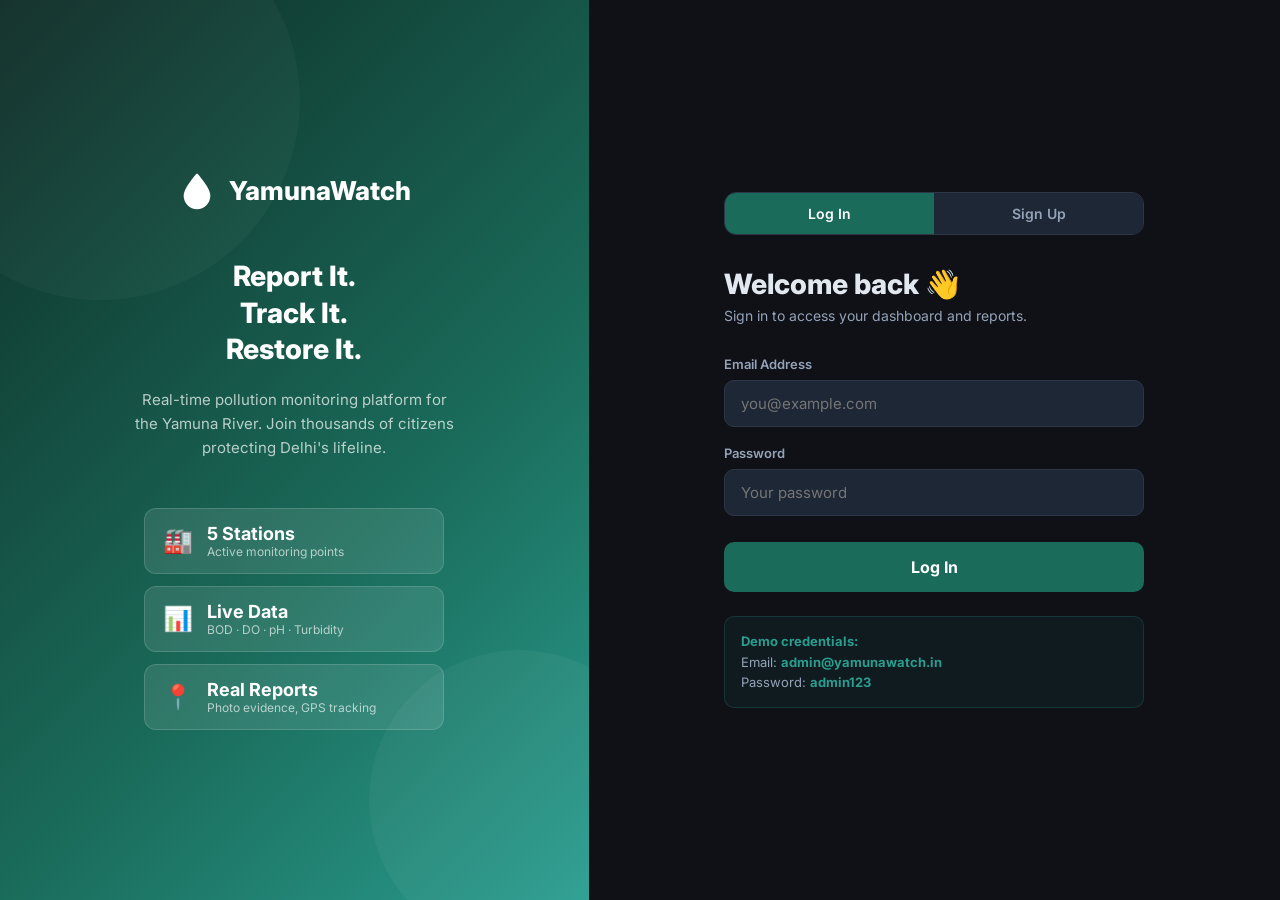
<file: templates/login.html>
<!DOCTYPE html>
<html lang="en">
<head>
<meta charset="UTF-8">
<meta name="viewport" content="width=device-width, initial-scale=1.0">
<title>YamunaWatch — Login</title>
<link href="https://fonts.googleapis.com/css2?family=Inter:wght@400;500;600;700;800&display=swap" rel="stylesheet">
<style>
  *, *::before, *::after { box-sizing: border-box; margin: 0; padding: 0; }
  :root {
    --primary: #1a6b5a; --primary-light: #2a9d8f;
    --bg: #0f1117; --card: #1e2736; --border: #2d3748;
    --text: #e2e8f0; --text2: #94a3b8;
    --critical: #e63946; --good: #2a9d8f;
  }
  body { font-family: 'Inter', sans-serif; background: var(--bg); color: var(--text); min-height: 100vh; display: flex; }

  /* Left panel */
  .auth-left {
    width: 46%;
    background: linear-gradient(135deg, #0e2d26 0%, #1a6b5a 60%, #2a9d8f 100%);
    display: flex; flex-direction: column; justify-content: center; align-items: center;
    padding: 60px 50px; position: relative; overflow: hidden;
  }
  .auth-left::before {
    content: ''; position: absolute; width: 400px; height: 400px;
    border-radius: 50%; background: rgba(255,255,255,0.03);
    top: -100px; left: -100px;
  }
  .auth-left::after {
    content: ''; position: absolute; width: 300px; height: 300px;
    border-radius: 50%; background: rgba(255,255,255,0.04);
    bottom: -50px; right: -80px;
  }
  .left-logo { display: flex; align-items: center; gap: 12px; margin-bottom: 48px; z-index: 1; }
  .left-logo svg { width: 40px; height: 40px; }
  .left-logo-text { font-size: 26px; font-weight: 800; color: white; }
  .left-tagline { font-size: 28px; font-weight: 800; color: white; line-height: 1.3; margin-bottom: 20px; z-index: 1; text-align: center; }
  .left-sub { font-size: 15px; color: rgba(255,255,255,0.7); text-align: center; line-height: 1.6; z-index: 1; max-width: 320px; }

  .stat-pills { display: flex; flex-direction: column; gap: 12px; margin-top: 48px; z-index: 1; width: 100%; max-width: 300px; }
  .stat-pill {
    background: rgba(255,255,255,0.1); border: 1px solid rgba(255,255,255,0.15);
    border-radius: 12px; padding: 14px 18px;
    display: flex; align-items: center; gap: 14px; color: white;
  }
  .stat-pill .icon { font-size: 24px; }
  .stat-pill .pill-val { font-size: 18px; font-weight: 700; }
  .stat-pill .pill-lbl { font-size: 12px; color: rgba(255,255,255,0.65); }

  /* Right panel */
  .auth-right {
    flex: 1; display: flex; flex-direction: column;
    justify-content: center; align-items: center;
    padding: 60px 40px;
  }
  .auth-box { width: 100%; max-width: 420px; }
  .auth-tabs { display: flex; gap: 0; margin-bottom: 32px; border: 1px solid var(--border); border-radius: 12px; overflow: hidden; }
  .auth-tab {
    flex: 1; padding: 12px; text-align: center; font-weight: 600; font-size: 14px;
    cursor: pointer; background: var(--card); color: var(--text2); transition: all 0.2s;
  }
  .auth-tab.active { background: var(--primary); color: white; }

  h2.auth-heading { font-size: 28px; font-weight: 800; margin-bottom: 6px; }
  p.auth-sub { color: var(--text2); font-size: 14px; margin-bottom: 32px; }

  .form-group { margin-bottom: 18px; }
  label { display: block; font-size: 13px; font-weight: 600; color: var(--text2); margin-bottom: 8px; }
  input {
    width: 100%; padding: 13px 16px; background: var(--card);
    border: 1px solid var(--border); border-radius: 10px;
    color: var(--text); font-size: 15px; font-family: inherit;
    transition: border-color 0.2s;
  }
  input:focus { outline: none; border-color: var(--primary-light); }

  .btn-auth {
    width: 100%; padding: 15px; background: var(--primary); color: white;
    border: none; border-radius: 10px; font-size: 16px; font-weight: 700;
    cursor: pointer; margin-top: 8px; font-family: inherit; transition: background 0.2s;
  }
  .btn-auth:hover { background: var(--primary-light); }

  .auth-error {
    background: rgba(230,57,70,0.12); border: 1px solid rgba(230,57,70,0.3);
    color: var(--critical); padding: 12px 14px; border-radius: 8px;
    font-size: 13px; font-weight: 600; margin-bottom: 18px; display: none;
  }

  .demo-hint {
    margin-top: 24px; padding: 14px 16px;
    background: rgba(42,157,143,0.08); border: 1px solid rgba(42,157,143,0.2);
    border-radius: 10px; font-size: 13px; color: var(--text2); line-height: 1.6;
  }
  .demo-hint strong { color: var(--good); }

  @media (max-width: 680px) {
    body { flex-direction: column; }
    .auth-left { width: 100%; padding: 40px 24px; min-height: auto; }
    .stat-pills { display: none; }
    .auth-right { padding: 32px 20px; }
  }
</style>
</head>
<body>

<!-- Left Branding Panel -->
<div class="auth-left">
  <div class="left-logo">
    <svg viewBox="0 0 24 24" fill="none">
      <path d="M12 2C12 2 4 10.5 4 15.5A8 8 0 0020 15.5C20 10.5 12 2 12 2Z" fill="white"/>
    </svg>
    <span class="left-logo-text">YamunaWatch</span>
  </div>
  <h2 class="left-tagline">Report It.<br>Track It.<br>Restore It.</h2>
  <p class="left-sub">Real-time pollution monitoring platform for the Yamuna River. Join thousands of citizens protecting Delhi's lifeline.</p>

  <div class="stat-pills">
    <div class="stat-pill">
      <span class="icon">🏭</span>
      <div><div class="pill-val">5 Stations</div><div class="pill-lbl">Active monitoring points</div></div>
    </div>
    <div class="stat-pill">
      <span class="icon">📊</span>
      <div><div class="pill-val">Live Data</div><div class="pill-lbl">BOD · DO · pH · Turbidity</div></div>
    </div>
    <div class="stat-pill">
      <span class="icon">📍</span>
      <div><div class="pill-val">Real Reports</div><div class="pill-lbl">Photo evidence, GPS tracking</div></div>
    </div>
  </div>
</div>

<!-- Right Auth Panel -->
<div class="auth-right">
  <div class="auth-box">
    <div class="auth-tabs">
      <div class="auth-tab active" id="tab-login" onclick="switchTab('login')">Log In</div>
      <div class="auth-tab" id="tab-register" onclick="switchTab('register')">Sign Up</div>
    </div>

    <!-- Login Form -->
    <div id="panel-login">
      <h2 class="auth-heading">Welcome back 👋</h2>
      <p class="auth-sub">Sign in to access your dashboard and reports.</p>
      <div class="auth-error" id="login-error"></div>
      <form id="login-form" onsubmit="doLogin(event)">
        <div class="form-group">
          <label>Email Address</label>
          <input type="email" id="login-email" placeholder="you@example.com" required>
        </div>
        <div class="form-group">
          <label>Password</label>
          <input type="password" id="login-pw" placeholder="Your password" required>
        </div>
        <button type="submit" class="btn-auth" id="login-btn">Log In</button>
      </form>
      <div class="demo-hint">
        <strong>Demo credentials:</strong><br>
        Email: <strong>admin@yamunawatch.in</strong><br>
        Password: <strong>admin123</strong>
      </div>
    </div>

    <!-- Register Form -->
    <div id="panel-register" style="display:none">
      <h2 class="auth-heading">Create account 🌊</h2>
      <p class="auth-sub">Join YamunaWatch and start reporting pollution today.</p>
      <div class="auth-error" id="reg-error"></div>
      <form id="reg-form" onsubmit="doRegister(event)">
        <div class="form-group">
          <label>Full Name</label>
          <input type="text" id="reg-name" placeholder="Arjun Sharma" required>
        </div>
        <div class="form-group">
          <label>Email Address</label>
          <input type="email" id="reg-email" placeholder="you@example.com" required>
        </div>
        <div class="form-group">
          <label>Password <span style="color:#94a3b8;font-weight:400">(min 6 chars)</span></label>
          <input type="password" id="reg-pw" placeholder="Create a password" required minlength="6">
        </div>
        <button type="submit" class="btn-auth" id="reg-btn">Create Account</button>
      </form>
    </div>
  </div>
</div>

<script>
function switchTab(tab) {
  document.getElementById('panel-login').style.display = tab === 'login' ? 'block' : 'none';
  document.getElementById('panel-register').style.display = tab === 'register' ? 'block' : 'none';
  document.getElementById('tab-login').className = 'auth-tab' + (tab === 'login' ? ' active' : '');
  document.getElementById('tab-register').className = 'auth-tab' + (tab === 'register' ? ' active' : '');
}

async function doLogin(e) {
  e.preventDefault();
  const btn = document.getElementById('login-btn');
  const errEl = document.getElementById('login-error');
  btn.textContent = 'Signing in…'; btn.disabled = true; errEl.style.display = 'none';
  try {
    const res = await fetch('/auth/login', {
      method: 'POST', headers: {'Content-Type':'application/json'},
      body: JSON.stringify({ email: document.getElementById('login-email').value, password: document.getElementById('login-pw').value })
    });
    const d = await res.json();
    if (d.success) { window.location.href = '/app'; }
    else { errEl.textContent = d.error; errEl.style.display = 'block'; }
  } catch { errEl.textContent = 'Network error. Try again.'; errEl.style.display = 'block'; }
  btn.textContent = 'Log In'; btn.disabled = false;
}

async function doRegister(e) {
  e.preventDefault();
  const btn = document.getElementById('reg-btn');
  const errEl = document.getElementById('reg-error');
  btn.textContent = 'Creating…'; btn.disabled = true; errEl.style.display = 'none';
  try {
    const res = await fetch('/auth/register', {
      method: 'POST', headers: {'Content-Type':'application/json'},
      body: JSON.stringify({ name: document.getElementById('reg-name').value, email: document.getElementById('reg-email').value, password: document.getElementById('reg-pw').value })
    });
    const d = await res.json();
    if (d.success) { window.location.href = '/app'; }
    else { errEl.textContent = d.error; errEl.style.display = 'block'; }
  } catch { errEl.textContent = 'Network error. Try again.'; errEl.style.display = 'block'; }
  btn.textContent = 'Create Account'; btn.disabled = false;
}
</script>
</body>
</html>
</file>
